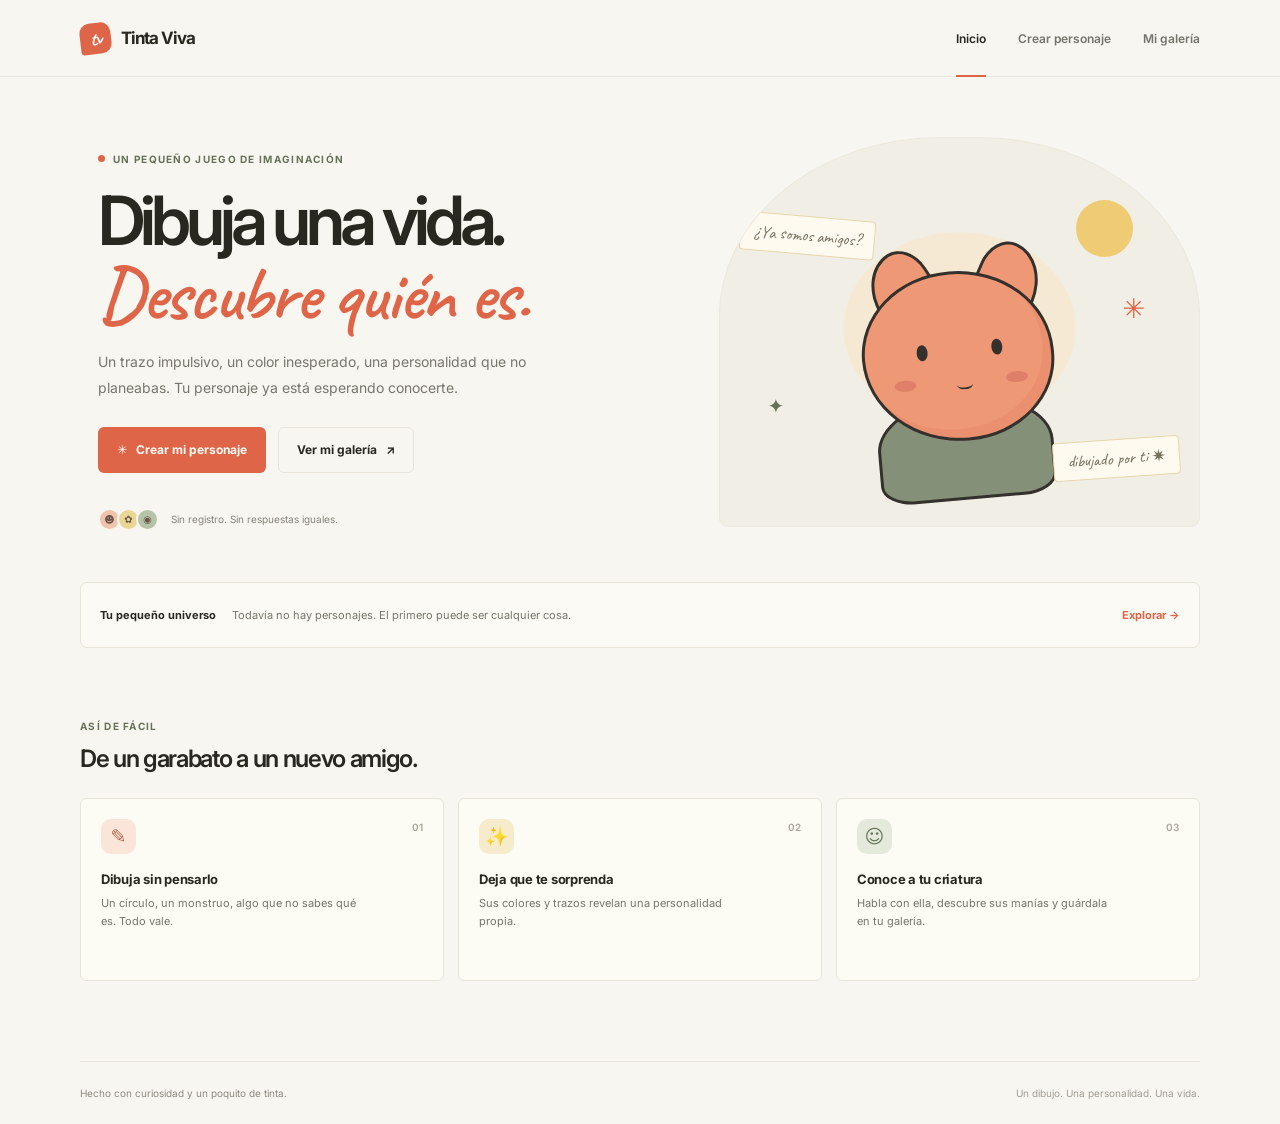
<file: index.html>
<!doctype html>
<html lang="es">
  <head>
    <meta charset="UTF-8" />
    <meta name="viewport" content="width=device-width, initial-scale=1.0" />
    <meta name="theme-color" content="#f8f6f0" />
    <meta name="mobile-web-app-capable" content="yes" />
    <meta name="apple-mobile-web-app-capable" content="yes" />
    <meta name="apple-mobile-web-app-status-bar-style" content="default" />
    <meta name="apple-mobile-web-app-title" content="Tinta Viva" />
    <meta
      name="description"
      content="Dibuja un personaje, descubre quién es y empieza una conversación."
    />
    <meta property="og:type" content="website" />
    <meta property="og:title" content="Tinta Viva — dibuja una vida" />
    <meta
      property="og:description"
      content="Dibuja una criatura, descubre su personalidad y conversa con ella."
    />
    <title>Tinta Viva — dibuja una vida</title>
    <link rel="manifest" href="./manifest.json" />
    <link rel="icon" href="./icons/favicon.svg" type="image/svg+xml" />
    <link rel="apple-touch-icon" href="./icons/apple-touch-icon.svg" />
    <link rel="preconnect" href="https://fonts.googleapis.com" />
    <link rel="preconnect" href="https://fonts.gstatic.com" crossorigin />
    <link
      href="https://fonts.googleapis.com/css2?family=Caveat:wght@500;600;700&family=Inter:wght@400;500;600;700&display=swap"
      rel="stylesheet"
    />
    <link rel="stylesheet" href="./styles.css" />
    <script defer src="./js/storage.js"></script>
    <script defer src="./js/analyze-drawing.js"></script>
    <script defer src="./js/engine/rarity.js"></script>
    <script defer src="./js/engine/catchphrases.js"></script>
    <script defer src="./js/engine/tics.js"></script>
    <script defer src="./js/engine/personality.js"></script>
    <script defer src="./js/chat/intentClassifier.js"></script>
    <script defer src="./js/chat/responseBank.js"></script>
    <script defer src="./js/chat/moodEngine.js"></script>
    <script defer src="./js/chat/memory.js"></script>
    <script defer src="./js/chat/chatEngine.js"></script>
    <script defer src="./js/transfer.js"></script>
    <script defer src="./js/draw.js"></script>
    <script defer src="./js/app.js"></script>
  </head>
  <body>
    <div id="app"></div>
    <div id="toast-region" aria-live="polite"></div>
    <script>
    if ('serviceWorker' in navigator) {
      window.addEventListener('load', () => {
        navigator.serviceWorker.register('./service-worker.js').catch(() => {});
      });
    }
  </script>
</body>
</html>
</file>
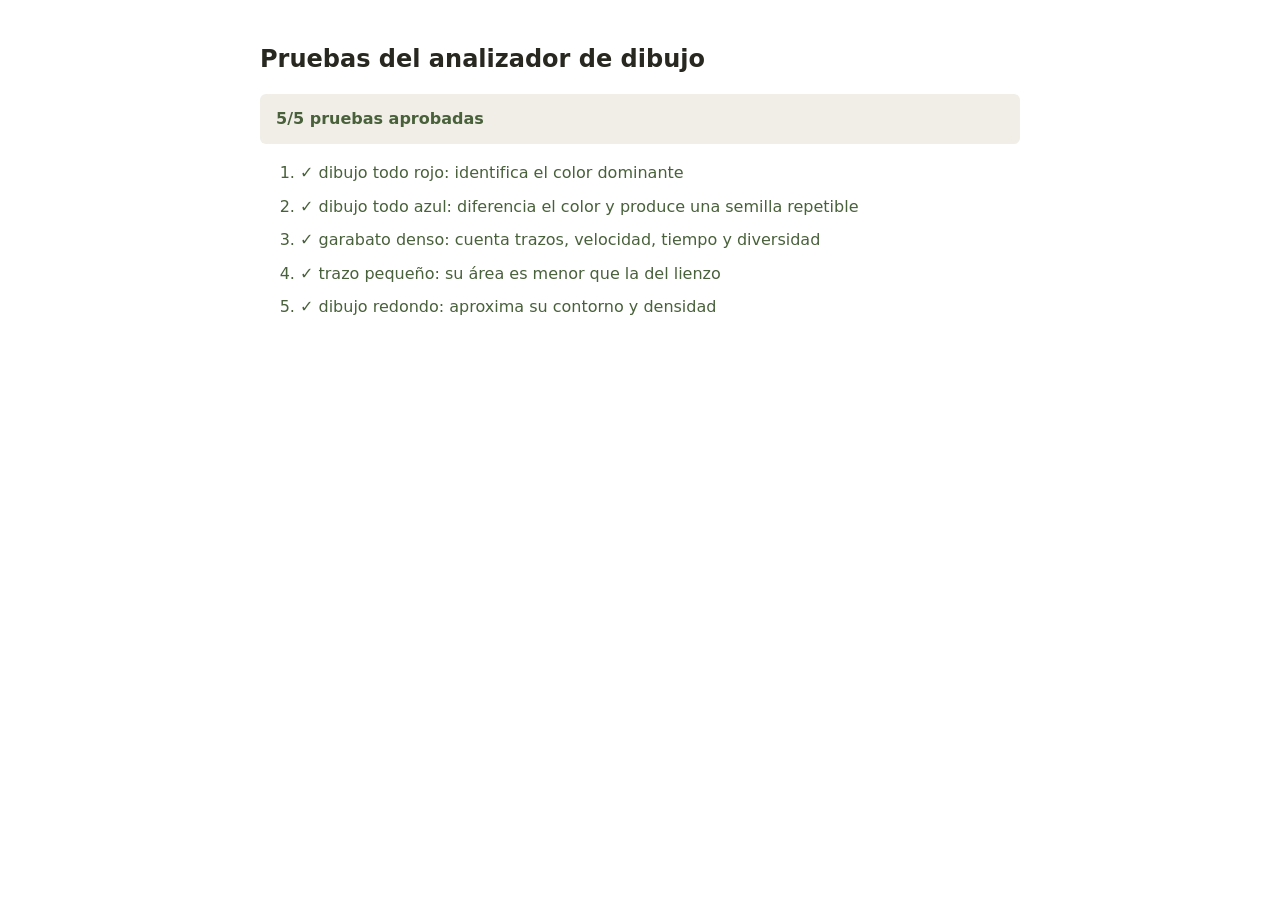
<file: tests/analyze-drawing.test.html>
<!doctype html>
<html lang="es">
  <head>
    <meta charset="UTF-8" />
    <meta name="viewport" content="width=device-width, initial-scale=1.0" />
    <title>Pruebas del analizador — Tinta Viva</title>
    <style>
      body { max-width: 760px; margin: 40px auto; padding: 0 20px; color: #292820; font: 16px/1.6 system-ui, sans-serif; }
      h1 { font-size: 24px; }
      li { margin: 8px 0; }
      .pass { color: #49613b; }
      .fail { color: #b0392e; }
      #summary { padding: 12px 16px; border-radius: 6px; background: #f0eee7; font-weight: 700; }
    </style>
    <script defer src="../js/analyze-drawing.js"></script>
    <script defer src="./analyze-drawing.test.js"></script>
  </head>
  <body>
    <h1>Pruebas del analizador de dibujo</h1>
    <p id="summary" role="status">Ejecutando pruebas…</p>
    <ol id="results"></ol>
  </body>
</html>
</file>
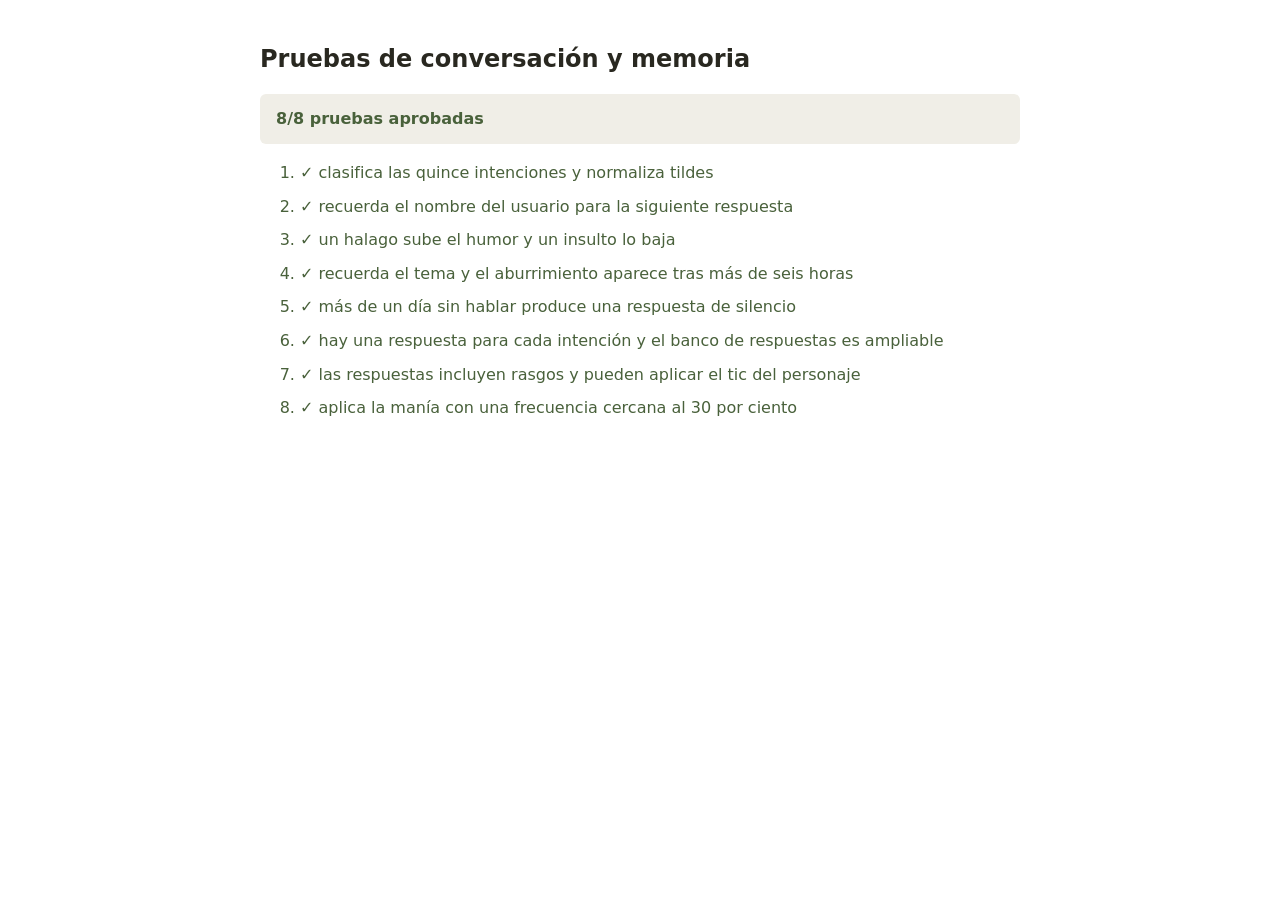
<file: tests/chat.test.html>
<!doctype html>
<html lang="es">
  <head>
    <meta charset="UTF-8" />
    <meta name="viewport" content="width=device-width, initial-scale=1.0" />
    <title>Pruebas de conversación — Tinta Viva</title>
    <style>
      body { max-width: 760px; margin: 40px auto; padding: 0 20px; color: #292820; font: 16px/1.6 system-ui, sans-serif; }
      h1 { font-size: 24px; }
      li { margin: 8px 0; }
      .pass { color: #49613b; }
      .fail { color: #b0392e; }
      #summary { padding: 12px 16px; border-radius: 6px; background: #f0eee7; font-weight: 700; }
    </style>
    <script defer src="../js/chat/intentClassifier.js"></script>
    <script defer src="../js/chat/responseBank.js"></script>
    <script defer src="../js/chat/moodEngine.js"></script>
    <script defer src="../js/chat/memory.js"></script>
    <script defer src="../js/chat/chatEngine.js"></script>
    <script defer src="./chat.test.js"></script>
  </head>
  <body>
    <h1>Pruebas de conversación y memoria</h1>
    <p id="summary" role="status">Ejecutando pruebas…</p>
    <ol id="results"></ol>
  </body>
</html>
</file>
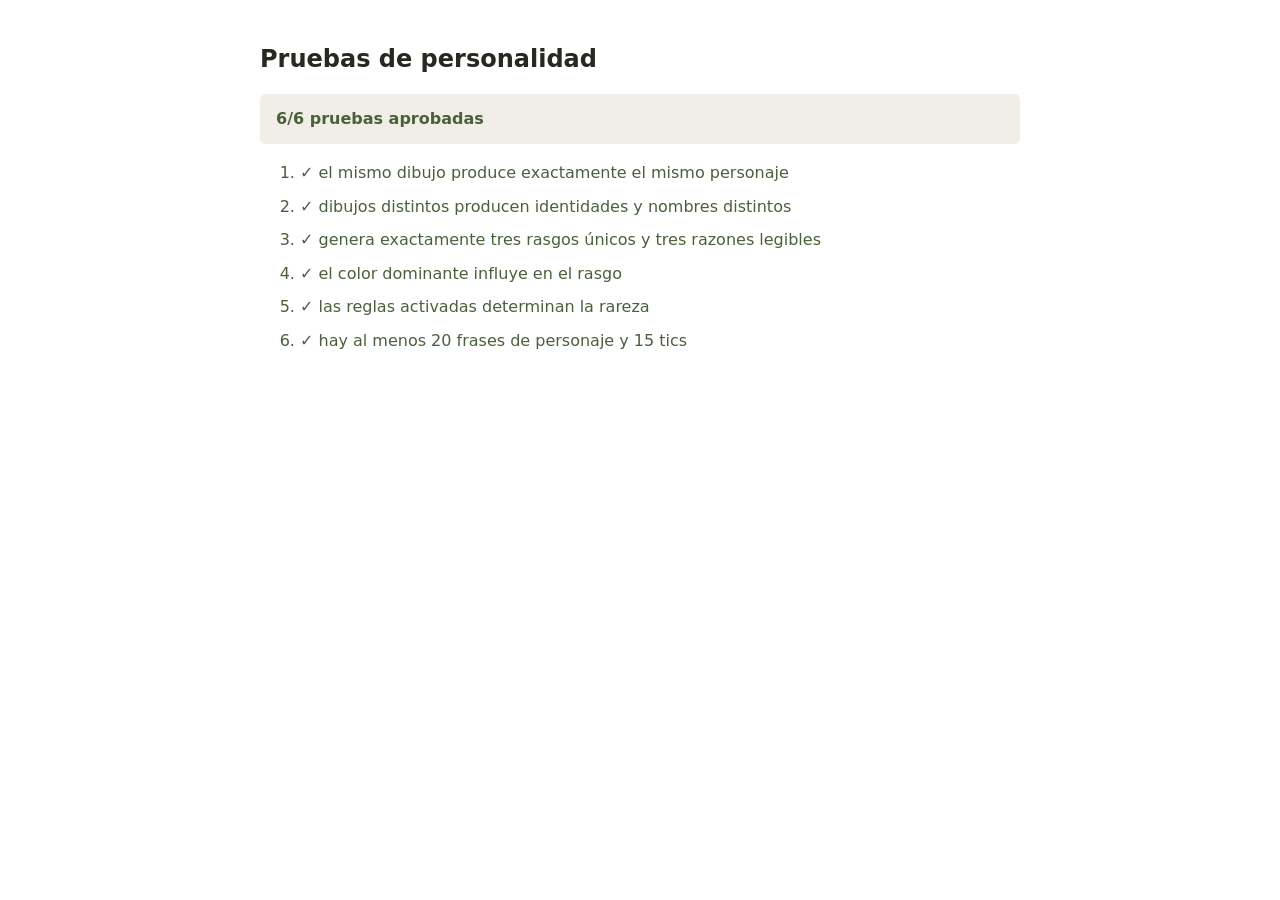
<file: tests/personality.test.html>
<!doctype html>
<html lang="es">
  <head>
    <meta charset="UTF-8" />
    <meta name="viewport" content="width=device-width, initial-scale=1.0" />
    <title>Pruebas de personalidad — Tinta Viva</title>
    <style>
      body { max-width: 760px; margin: 40px auto; padding: 0 20px; color: #292820; font: 16px/1.6 system-ui, sans-serif; }
      h1 { font-size: 24px; }
      li { margin: 8px 0; }
      .pass { color: #49613b; }
      .fail { color: #b0392e; }
      #summary { padding: 12px 16px; border-radius: 6px; background: #f0eee7; font-weight: 700; }
    </style>
    <script defer src="../js/engine/rarity.js"></script>
    <script defer src="../js/engine/catchphrases.js"></script>
    <script defer src="../js/engine/tics.js"></script>
    <script defer src="../js/engine/personality.js"></script>
    <script defer src="./personality.test.js"></script>
  </head>
  <body>
    <h1>Pruebas de personalidad</h1>
    <p id="summary" role="status">Ejecutando pruebas…</p>
    <ol id="results"></ol>
  </body>
</html>
</file>
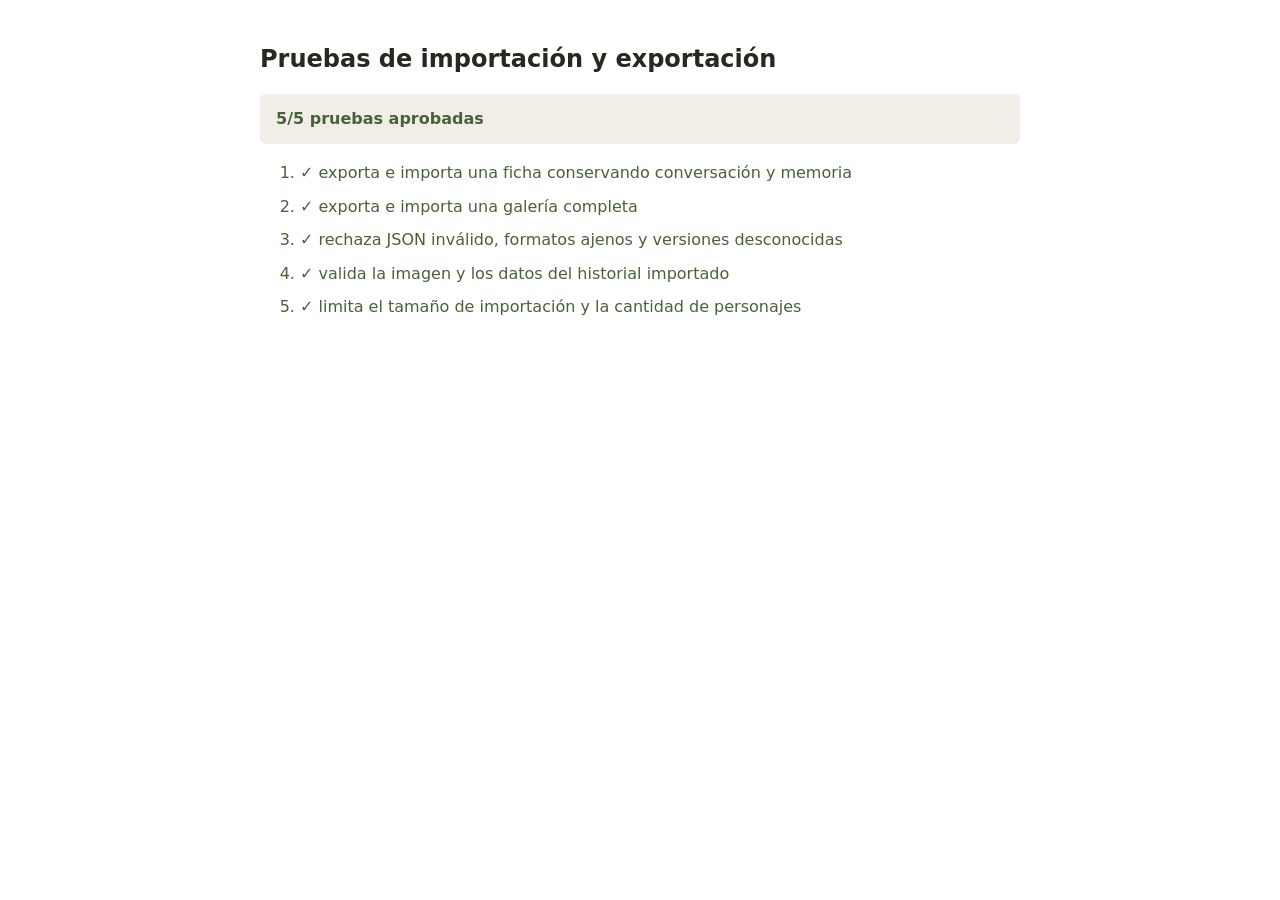
<file: tests/transfer.test.html>
<!doctype html>
<html lang="es">
  <head>
    <meta charset="UTF-8" />
    <meta name="viewport" content="width=device-width, initial-scale=1.0" />
    <title>Pruebas de importación y exportación — Tinta Viva</title>
    <style>
      body { max-width: 760px; margin: 40px auto; padding: 0 20px; color: #292820; font: 16px/1.6 system-ui, sans-serif; }
      h1 { font-size: 24px; }
      li { margin: 8px 0; }
      .pass { color: #49613b; }
      .fail { color: #b0392e; }
      #summary { padding: 12px 16px; border-radius: 6px; background: #f0eee7; font-weight: 700; }
    </style>
    <script defer src="../js/transfer.js"></script>
    <script defer src="./transfer.test.js"></script>
  </head>
  <body>
    <h1>Pruebas de importación y exportación</h1>
    <p id="summary" role="status">Ejecutando pruebas…</p>
    <ol id="results"></ol>
  </body>
</html>
</file>
<file: styles.css>
:root {
  font-family: 'Inter', ui-sans-serif, system-ui, sans-serif;
  color: #292820;
  background: #f8f6f0;
  font-synthesis: none;
  text-rendering: optimizeLegibility;
  -webkit-font-smoothing: antialiased;
  -moz-osx-font-smoothing: grayscale;
  font-optical-sizing: auto;
  font-weight: 400;
  --paper: #f8f6f0;
  --ink: #292820;
  --muted: #77766d;
  --line: #e8e4da;
  --tomato: #df6548;
  --moss: #667257;
  --butter: #efc869;
}

* { box-sizing: border-box; }
[hidden] { display: none !important; }
body { min-width: 320px; min-height: 100vh; margin: 0; }
button, a { -webkit-tap-highlight-color: transparent; }
a { color: inherit; text-decoration: none; }
button:focus-visible, a:focus-visible, input:focus-visible, select:focus-visible, textarea:focus-visible { outline: 3px solid rgba(223, 101, 72, .48); outline-offset: 3px; }
.topbar { position: relative; z-index: 1; border-bottom: 1px solid rgba(232, 228, 218, .8); }
.topbar-inner { display: flex; width: min(1120px, calc(100% - 64px)); height: 76px; align-items: center; justify-content: space-between; margin: 0 auto; }
.brand { display: inline-flex; align-items: center; gap: 10px; font-size: 17px; font-weight: 700; letter-spacing: -.06em; }
.brand-mark { display: grid; width: 31px; height: 31px; place-items: center; border-radius: 10px 10px 10px 3px; background: var(--tomato); color: white; font-family: 'Caveat', cursive; font-size: 20px; font-weight: 700; letter-spacing: -.08em; transform: rotate(-7deg); }
.main-nav { display: flex; height: 100%; align-items: center; gap: 32px; }
.nav-link { position: relative; display: inline-flex; height: 100%; align-items: center; color: #74736b; font-size: 12px; font-weight: 600; transition: color 160ms ease; }
.nav-link:hover, .nav-link-active { color: var(--ink); }
.nav-link-active::after { position: absolute; right: 0; bottom: -1px; left: 0; height: 2px; background: var(--tomato); content: ''; }
.page-main { width: 100%; }
.home-page, .gallery-page { width: min(1120px, calc(100% - 64px)); margin: 0 auto; }
.hero { display: grid; min-height: 505px; grid-template-columns: 1.1fr .9fr; align-items: center; gap: 50px; padding: 46px 0 42px; }
.hero-copy { padding: 14px 0 0 18px; }
.eyebrow { display: inline-flex; align-items: center; gap: 8px; color: var(--moss); font-size: 10px; font-weight: 700; letter-spacing: .13em; text-transform: uppercase; }
.eyebrow-dot { width: 7px; height: 7px; border-radius: 50%; background: var(--tomato); }
.hero h1, .placeholder-page h1, .page-heading h1, .draw-heading h1 { margin: 20px 0 16px; font-size: clamp(42px, 5.4vw, 68px); font-weight: 600; letter-spacing: -.075em; line-height: 1.02; }
.hero h1 span { color: var(--tomato); font-family: 'Caveat', cursive; font-size: 1.12em; font-weight: 600; letter-spacing: -.03em; }
.hero-description { max-width: 445px; margin: 0; color: var(--muted); font-size: 14px; line-height: 1.8; }
.hero-actions { display: flex; flex-wrap: wrap; align-items: center; gap: 12px; margin-top: 27px; }
.button { display: inline-flex; min-height: 46px; align-items: center; justify-content: center; gap: 9px; padding: 0 18px; border: 1px solid transparent; border-radius: 6px; cursor: pointer; font: inherit; font-size: 12px; font-weight: 700; transition: transform 160ms ease, background 160ms ease, border-color 160ms ease; }
.button:hover { transform: translateY(-2px); }
.button-primary { background: var(--tomato); color: #fffdf9; }
.button-primary:hover { background: #c9543a; }
.button-quiet { border-color: var(--line); background: transparent; color: var(--ink); }
.button-quiet:hover { border-color: #c9c4b8; background: #fffdf8; }
.hero-footnote { display: flex; align-items: center; gap: 12px; margin-top: 35px; color: #85837b; font-size: 10px; }
.mini-avatars { display: flex; padding-left: 4px; }
.mini-avatars i { display: grid; width: 23px; height: 23px; place-items: center; margin-left: -4px; border: 2px solid var(--paper); border-radius: 50%; background: #f0c4aa; color: #6a5448; font-size: 10px; font-style: normal; }
.mini-avatars i:nth-child(2) { background: #e9d694; }
.mini-avatars i:nth-child(3) { background: #b7c3a9; }
.hero-art { position: relative; display: grid; min-height: 390px; place-items: center; overflow: hidden; border: 1px solid #ede8dc; border-radius: 46% 46% 9px 9px; background: radial-gradient(ellipse at 50% 49%, #f5e9d4 0 34%, transparent 34.5%), #f1eee5; }
.art-sun { position: absolute; top: 62px; right: 66px; width: 57px; height: 57px; border-radius: 50%; background: #efc869; opacity: .9; }
.art-character { position: relative; z-index: 1; width: 216px; height: 265px; margin-top: 72px; transform: rotate(-5deg); }
.character-face { position: absolute; z-index: 2; top: 36px; left: 12px; width: 192px; height: 170px; border: 3px solid #34312c; border-radius: 48% 51% 47% 52%; background: #ee9876; box-shadow: inset -8px -9px 0 rgba(206, 93, 73, .14); }
.character-ears span { position: absolute; z-index: 1; top: 12px; left: 27px; width: 64px; height: 80px; border: 3px solid #34312c; border-radius: 60% 40% 40% 40%; background: #ee9876; transform: rotate(-28deg); }
.character-ears span + span { right: 21px; left: auto; border-radius: 40% 60% 40% 40%; transform: rotate(28deg); }
.face-eye { position: absolute; top: 68px; width: 11px; height: 16px; border-radius: 50%; background: #34312c; }
.face-eye-left { left: 52px; } .face-eye-right { right: 48px; }
.face-cheek { position: absolute; top: 102px; width: 22px; height: 11px; border-radius: 50%; background: #d66e60; opacity: .6; }
.face-cheek-left { left: 27px; } .face-cheek-right { right: 25px; }
.face-mouth { position: absolute; top: 104px; left: 89px; width: 17px; height: 12px; border-bottom: 2px solid #34312c; border-radius: 0 0 50% 50%; }
.character-body { position: absolute; bottom: 0; left: 20px; width: 176px; height: 103px; border: 3px solid #34312c; border-radius: 48% 48% 19% 19%; background: #849077; }
.art-note { position: absolute; z-index: 2; padding: 8px 13px; border: 1px solid #e8d6ac; border-radius: 4px; background: #fffaf0; color: #77705f; font-family: 'Caveat', cursive; font-size: 17px; transform: rotate(5deg); }
.art-note-top { top: 78px; left: 20px; } .art-note-bottom { right: 19px; bottom: 48px; transform: rotate(-4deg); }
.art-spark { position: absolute; color: var(--tomato); }
.art-spark-one { top: 154px; right: 54px; font-size: 27px; } .art-spark-two { bottom: 108px; left: 48px; color: var(--moss); font-size: 20px; }
.welcome-strip { display: flex; min-height: 66px; align-items: center; gap: 16px; padding: 0 19px; border: 1px solid var(--line); border-radius: 7px; background: rgba(255, 253, 248, .64); color: #77766d; font-size: 11px; }
.strip-label { color: var(--ink); font-size: 11px; font-weight: 700; }
.welcome-strip a { margin-left: auto; color: var(--tomato); font-size: 11px; font-weight: 700; }
.how-it-works { padding: 66px 0 80px; }
.how-it-works h2 { margin: 10px 0 25px; font-size: 24px; font-weight: 600; letter-spacing: -.055em; }
.steps-grid { display: grid; grid-template-columns: repeat(3, 1fr); gap: 14px; }
.step-card { position: relative; min-height: 183px; padding: 20px; border: 1px solid var(--line); border-radius: 6px; background: rgba(255, 253, 248, .65); }
.step-number { position: absolute; top: 22px; right: 20px; color: #aaa69b; font-size: 10px; font-weight: 600; }
.step-icon { display: grid; width: 35px; height: 35px; place-items: center; border-radius: 10px; font-size: 19px; }
.step-icon-peach { background: #fae5d8; color: #bb674e; } .step-icon-yellow { background: #f6eccb; color: #987b34; } .step-icon-green { background: #e4e9dc; color: #69775b; }
.step-card h3 { margin: 17px 0 7px; font-size: 13px; font-weight: 700; letter-spacing: -.02em; }
.step-card p { max-width: 255px; margin: 0; color: var(--muted); font-size: 11px; line-height: 1.65; }
.site-footer { display: flex; width: min(1120px, calc(100% - 64px)); min-height: 63px; align-items: center; justify-content: space-between; margin: 0 auto; border-top: 1px solid var(--line); color: #8c8980; font-size: 10px; }
.footer-note { color: #a09d94; }
.placeholder-page, .gallery-page { min-height: 560px; padding-top: 72px; padding-bottom: 80px; }
.placeholder-page { display: flex; width: min(660px, calc(100% - 40px)); flex-direction: column; align-items: flex-start; justify-content: center; margin: 0 auto; }
.placeholder-page h1, .page-heading h1 { font-size: clamp(38px, 5vw, 54px); }
.placeholder-page p, .page-heading p { max-width: 480px; margin: 0 0 25px; color: var(--muted); font-size: 13px; line-height: 1.8; }
.gallery-page { padding-top: 58px; }
.page-heading { display: flex; align-items: flex-end; justify-content: space-between; gap: 24px; margin-bottom: 30px; }
.page-heading h1 { margin: 12px 0 8px; }
.page-heading p { margin-bottom: 0; }
.gallery-transfer-actions { display: flex; flex-wrap: wrap; gap: 9px; margin: 22px 0 16px; }
.gallery-transfer-actions .button { min-height: 40px; font-size: 10px; }
.gallery-transfer-actions .button:disabled { cursor: not-allowed; opacity: .5; transform: none; }
.import-gallery-label { position: relative; overflow: hidden; cursor: pointer; }
.import-gallery-label:focus-within { outline: 3px solid rgba(223, 101, 72, .48); outline-offset: 3px; }
.gallery-import-input { position: absolute; width: 1px; height: 1px; overflow: hidden; clip: rect(0, 0, 0, 0); clip-path: inset(50%); white-space: nowrap; }
.gallery-filters { display: grid; grid-template-columns: minmax(180px, 1.6fr) repeat(3, minmax(130px, 1fr)) auto; align-items: end; gap: 10px; padding: 14px; border: 1px solid var(--line); border-radius: 7px; background: rgba(255, 253, 248, .7); }
.gallery-filters label { display: flex; min-width: 0; flex-direction: column; gap: 6px; color: var(--muted); font-size: 9px; font-weight: 700; }
.gallery-filters input, .gallery-filters select { width: 100%; min-width: 0; min-height: 38px; padding: 0 10px; border: 1px solid #e5e0d5; border-radius: 5px; background: #fffefb; color: var(--ink); font: inherit; font-size: 11px; }
.gallery-clear-filters { min-height: 38px; padding: 0 9px; border: 0; background: transparent; color: var(--tomato); cursor: pointer; font: inherit; font-size: 10px; font-weight: 700; }
.gallery-result-count { min-height: 14px; margin: 12px 0; color: var(--muted); font-size: 10px; }
.gallery-no-results { padding: 34px 18px; border: 1px dashed #ded9ce; border-radius: 7px; color: var(--muted); font-size: 12px; text-align: center; }
.empty-gallery { display: flex; min-height: 360px; flex-direction: column; align-items: center; justify-content: center; padding: 30px 20px; border: 1px dashed #ded9ce; border-radius: 8px; text-align: center; }
.empty-illustration { position: relative; display: grid; width: 78px; height: 78px; place-items: center; border: 1px solid #e9e3d6; border-radius: 50%; background: #f3efe4; color: var(--moss); font-family: 'Caveat', cursive; font-size: 48px; }
.empty-illustration i { position: absolute; top: -4px; right: -9px; color: var(--tomato); font-family: 'Inter', sans-serif; font-size: 20px; font-style: normal; }
.empty-gallery h2 { margin: 22px 0 7px; font-size: 17px; font-weight: 600; letter-spacing: -.04em; }
.empty-gallery p { margin: 0 0 20px; color: var(--muted); font-size: 12px; line-height: 1.7; }
.character-grid { display: grid; grid-template-columns: repeat(auto-fill, minmax(210px, 1fr)); gap: 18px; }
.gallery-character { overflow: hidden; border: 1px solid var(--line); border-radius: 7px; background: #fffdf8; transition: transform 160ms ease; }
.gallery-character:hover { transform: translateY(-3px); }
.gallery-character:focus-visible { outline-offset: 4px; }
.gallery-character img { display: block; width: 100%; aspect-ratio: 1; object-fit: cover; }
.gallery-character-copy { padding: 13px; }
.gallery-character h2 { margin: 0 0 5px; font-size: 13px; }
.gallery-character p { margin: 0; color: var(--muted); font-size: 10px; }
.gallery-character-meta { display: flex; justify-content: space-between; gap: 8px; margin-top: 11px; color: var(--muted); font-size: 9px; text-transform: capitalize; }
.draw-page { width: min(1120px, calc(100% - 64px)); margin: 0 auto; padding: 37px 0 42px; }
.draw-heading { display: flex; align-items: flex-end; justify-content: space-between; gap: 20px; margin-bottom: 23px; }
.draw-heading h1 { margin: 10px 0 7px; font-size: clamp(34px, 4vw, 47px); }
.draw-heading p { margin: 0; color: var(--muted); font-size: 12px; line-height: 1.7; }
.back-link { min-height: 40px; white-space: nowrap; }
.studio-layout { display: grid; grid-template-columns: minmax(0, 1fr) 278px; align-items: stretch; gap: 18px; }
.drawing-panel { min-width: 0; overflow: hidden; border: 1px solid var(--line); border-radius: 8px; background: #fffdf9; box-shadow: 0 12px 40px rgba(48, 43, 31, .06); }
.drawing-toolbar { display: flex; min-height: 75px; align-items: center; gap: 20px; padding: 11px 16px; border-bottom: 1px solid #eeeae1; }
.toolbar-group { display: flex; flex-direction: column; gap: 8px; }
.toolbar-label { color: #8d897f; font-size: 9px; font-weight: 700; letter-spacing: .09em; text-transform: uppercase; }
.color-options, .brush-options { display: flex; align-items: center; gap: 7px; }
.color-option { position: relative; width: 22px; height: 22px; padding: 0; border: 2px solid #fffdf9; border-radius: 50%; background: var(--swatch); box-shadow: 0 0 0 1px #e5e0d5; cursor: pointer; }
.color-option.is-selected { box-shadow: 0 0 0 2px #fffdf9, 0 0 0 3px var(--swatch); }
.color-option[data-color="#292820"] { border-color: #fffdf9; }
.brush-group { margin-left: 2px; }
.brush-option { display: grid; width: 25px; height: 23px; place-items: center; padding: 0; border: 1px solid transparent; border-radius: 5px; background: transparent; cursor: pointer; }
.brush-option.is-selected { border-color: #e8e3d8; background: #f7f4ed; }
.brush-option span { width: var(--dot-size); height: var(--dot-size); border-radius: 50%; background: #5b5951; }
.toolbar-actions { display: flex; align-items: center; gap: 5px; margin-left: auto; }
.tool-button { display: inline-flex; min-width: 34px; min-height: 34px; align-items: center; justify-content: center; gap: 5px; padding: 0 8px; border: 1px solid transparent; border-radius: 5px; background: transparent; color: #67645c; cursor: pointer; font: inherit; font-size: 11px; transition: background 140ms ease, color 140ms ease; }
.tool-button > span:first-child { font-size: 18px; line-height: 1; }
.tool-button:hover:not(:disabled) { background: #f5f1e8; color: var(--ink); }
.tool-button:disabled { cursor: not-allowed; opacity: .38; }
.eraser-button[aria-pressed="true"] { border-color: #e8d1c9; background: #fbefeb; color: #b14f39; }
.toolbar-divider { width: 1px; height: 23px; margin: 0 3px; background: #e8e4da; }
.canvas-wrap { position: relative; height: clamp(340px, 49vw, 510px); overflow: hidden; background-color: #fffefb; background-image: radial-gradient(#e9e5dc 0.65px, transparent .65px); background-size: 19px 19px; }
.drawing-canvas { position: absolute; inset: 0; display: block; width: 100%; height: 100%; cursor: crosshair; touch-action: none; }
.canvas-hint { position: absolute; top: 50%; left: 50%; display: flex; flex-direction: column; align-items: center; gap: 8px; color: #aaa69c; font-size: 11px; pointer-events: none; transform: translate(-50%, -50%); }
.canvas-hint[hidden] { display: none; }
.canvas-hint-icon { color: #d0c8b7; font-family: 'Caveat', cursive; font-size: 43px; }
.canvas-caption { position: absolute; right: 13px; bottom: 10px; color: #c2bdb2; font-family: 'Caveat', cursive; font-size: 16px; pointer-events: none; transform: rotate(-4deg); }
.canvas-footer { display: flex; min-height: 42px; align-items: center; justify-content: space-between; gap: 12px; padding: 0 15px; border-top: 1px solid #eeeae1; color: #8d897f; font-size: 9px; }
.canvas-footer > span:first-child { display: flex; align-items: center; gap: 7px; }
.live-dot { width: 6px; height: 6px; border-radius: 50%; background: #8b9b75; box-shadow: 0 0 0 3px #edf0e8; }
kbd { padding: 2px 4px; border: 1px solid #e6e1d7; border-radius: 3px; background: #fffdf9; color: #77736a; font: inherit; }
.birth-action { display: flex; min-height: 75px; align-items: center; justify-content: space-between; gap: 15px; padding: 12px 16px; border-top: 1px solid #eeeae1; }
.birth-action p { margin: 0; color: #77746c; font-size: 11px; }
.birth-button { min-width: 133px; }
.birth-button:disabled { cursor: not-allowed; opacity: .46; transform: none; }
.generated-character { display: grid; grid-template-columns: minmax(180px, .7fr) 1.3fr; gap: 28px; margin-top: 20px; padding: 22px; border: 1px solid var(--line); border-radius: 8px; background: #fffdf9; box-shadow: 0 12px 40px rgba(48, 43, 31, .06); animation: toast-in 200ms ease-out; }
.generated-character[hidden] { display: none; }
.generated-art { position: relative; display: grid; min-height: 220px; place-items: center; overflow: hidden; border: 1px solid #eee8dc; border-radius: 6px; background-color: #fffefb; background-image: radial-gradient(#e9e5dc .65px, transparent .65px); background-size: 19px 19px; }
.generated-art img { display: block; width: 100%; max-height: 300px; object-fit: contain; }
.generated-spark { position: absolute; z-index: 1; top: 11px; right: 14px; color: var(--tomato); font-size: 22px; pointer-events: none; }
.generated-copy { min-width: 0; }
.generated-title-row { display: flex; align-items: center; gap: 12px; margin-top: 8px; }
.generated-title-row h2 { margin: 0; font-family: 'Caveat', cursive; font-size: 42px; font-weight: 600; line-height: 1.15; }
.rarity-badge { padding: 5px 8px; border: 1px solid #e6e1d7; border-radius: 999px; background: #f5f2ea; color: #77746c; font-size: 9px; font-weight: 700; text-transform: capitalize; }
.rarity-raro { border-color: #d3ddc8; background: #edf2e8; color: #536946; }
.rarity-epico { border-color: #e8d1c9; background: #fbefeb; color: #b14f39; }
.rarity-legendario { border-color: #ead9a6; background: #fbf3d9; color: #92732f; }
.generated-traits { display: grid; gap: 9px; margin-top: 14px; }
.generated-trait { display: flex; align-items: baseline; gap: 9px; color: #77746c; font-size: 10px; line-height: 1.6; }
.generated-trait strong { min-width: 100px; color: var(--moss); font-size: 10px; }
.generated-copy blockquote { margin: 16px 0 10px; padding: 11px 14px; border-left: 2px solid var(--tomato); background: #faf4ed; color: #504b41; font-family: 'Caveat', cursive; font-size: 22px; }
.generated-tic, .generated-note { margin: 0; color: #77746c; font-size: 10px; line-height: 1.7; }
.generated-tic span { color: var(--ink); font-weight: 700; }
.generated-note { margin-top: 10px; color: #99958a; }
.save-character-button { min-height: 40px; margin-top: 17px; }
.button-danger { border-color: #eed5ce; background: #fffaf8; color: #b14f39; }
.button-danger:hover { border-color: #dfab9d; background: #fbefeb; }
.character-page { width: min(940px, calc(100% - 64px)); margin: 0 auto; padding: 38px 0 70px; }
.back-to-gallery { display: inline-block; margin-bottom: 18px; color: #77746c; font-size: 11px; font-weight: 600; }
.back-to-gallery:hover { color: var(--tomato); }
.character-profile { display: grid; grid-template-columns: minmax(230px, .75fr) 1.25fr; gap: 30px; padding: 23px; border: 1px solid var(--line); border-radius: 8px; background: #fffdf9; box-shadow: 0 12px 40px rgba(48, 43, 31, .06); }
.profile-art { position: relative; display: grid; min-height: 330px; align-self: stretch; place-items: center; overflow: hidden; border: 1px solid #eee8dc; border-radius: 6px; background-color: #fffefb; background-image: radial-gradient(#e9e5dc .65px, transparent .65px); background-size: 19px 19px; }
.profile-art img { display: block; width: 100%; max-height: 440px; object-fit: contain; }
.profile-art .rarity-badge { position: absolute; top: 12px; left: 12px; }
.profile-details { min-width: 0; padding: 4px 0; }
.profile-title { display: flex; align-items: center; gap: 8px; margin-top: 8px; }
.character-name-input { width: min(100%, 390px); min-width: 0; padding: 2px 0 5px; border: 0; border-bottom: 1px solid transparent; background: transparent; color: var(--ink); font-family: 'Caveat', cursive; font-size: 46px; font-weight: 600; line-height: 1.2; }
.character-name-input:hover, .character-name-input:focus { border-bottom-color: #ded8cb; outline: 0; }
.save-name-button { display: grid; width: 30px; height: 30px; flex: 0 0 auto; place-items: center; border: 1px solid #e6e1d7; border-radius: 50%; background: #f7f4ed; color: var(--moss); cursor: pointer; font-size: 15px; }
.save-name-button:hover { border-color: #c9d2bc; background: #edf2e8; }
.name-help { margin: 2px 0 13px; color: #9a968c; font-size: 9px; }
.mood-line { display: flex; align-items: center; gap: 8px; }
.mood-badge, .chat-mood-pill { display: inline-flex; min-height: 24px; align-items: center; padding: 0 10px; border: 1px solid #e6e1d7; border-radius: 999px; background: #f5f2ea; color: #77746c; font-size: 9px; font-weight: 700; text-transform: capitalize; }
.mood-feliz { border-color: #e8d9ae; background: #fbf3d9; color: #92732f; }
.mood-euforico { border-color: #e8c1ad; background: #fbede2; color: #b14f39; }
.mood-molesto { border-color: #e8d1c9; background: #fbefeb; color: #a65342; }
.mood-triste { border-color: #d3dce6; background: #edf2f7; color: #58738e; }
.mood-aburrido { border-color: #dedbd1; background: #f2f0e9; color: #77746c; }
.mood-curioso { border-color: #d3ddc8; background: #edf2e8; color: #536946; }
.mood-caption { color: #99958a; font-size: 9px; }
.profile-section-title { margin: 19px 0 10px; font-size: 12px; font-weight: 700; }
.profile-traits { display: grid; gap: 8px; }
.profile-trait { display: flex; align-items: baseline; gap: 10px; }
.trait-chip { min-width: 98px; color: var(--moss); font-size: 10px; font-weight: 700; }
.profile-trait p { margin: 0; color: #77746c; font-size: 10px; line-height: 1.6; }
.profile-catchphrase { margin: 15px 0 9px; padding: 10px 13px; border-left: 2px solid var(--tomato); background: #faf4ed; color: #504b41; font-family: 'Caveat', cursive; font-size: 21px; }
.profile-tic { margin: 0; color: #77746c; font-size: 10px; line-height: 1.7; }
.profile-tic strong { color: var(--ink); }
.profile-actions { display: flex; flex-wrap: wrap; gap: 8px; margin-top: 19px; }
.profile-actions .button { min-height: 39px; padding: 0 13px; font-size: 10px; }
.chat-panel { margin-top: 20px; overflow: hidden; border: 1px solid var(--line); border-radius: 8px; background: #fffdf9; box-shadow: 0 12px 40px rgba(48, 43, 31, .04); scroll-margin-top: 18px; }
.chat-heading { display: flex; align-items: center; justify-content: space-between; gap: 15px; padding: 18px 20px; border-bottom: 1px solid #eeeae1; }
.chat-heading h2 { margin: 6px 0 0; font-size: 18px; font-weight: 600; letter-spacing: -.04em; }
.chat-window { display: flex; min-height: 260px; max-height: 440px; flex-direction: column; gap: 12px; overflow-y: auto; padding: 18px; background-color: #fbf9f4; background-image: radial-gradient(#e9e5dc .55px, transparent .55px); background-size: 19px 19px; }
.chat-empty { max-width: 350px; align-self: center; margin: auto; color: #928e84; font-size: 11px; line-height: 1.7; text-align: center; }
.chat-bubble { display: flex; max-width: min(78%, 560px); align-items: flex-end; gap: 8px; }
.chat-bubble-user { align-self: flex-end; }
.chat-bubble-character { align-self: flex-start; }
.chat-avatar { display: grid; width: 27px; height: 27px; flex: 0 0 auto; place-items: center; border: 1px solid #e8d1c9; border-radius: 50%; background: #fae5d8; color: #aa604c; font-family: 'Caveat', cursive; font-size: 17px; font-weight: 700; }
.chat-bubble > div { min-width: 0; padding: 10px 12px 7px; border: 1px solid #e9e4d9; border-radius: 11px 11px 11px 3px; background: #fffdf9; }
.chat-bubble-user > div { border-color: #e7c8bc; border-radius: 11px 11px 3px 11px; background: #f8eae3; }
.chat-bubble p { margin: 0; color: #4a473f; font-size: 11px; line-height: 1.65; overflow-wrap: anywhere; white-space: pre-wrap; }
.chat-bubble time { display: block; margin-top: 4px; color: #a29d92; font-size: 8px; text-align: right; }
.typing-indicator { display: flex; min-height: 30px; align-items: center; align-self: flex-start; gap: 4px; padding-left: 34px; color: #908b80; }
.typing-indicator[hidden] { display: none; }
.typing-indicator > span:not(.typing-label) { width: 5px; height: 5px; border-radius: 50%; background: #a4a08f; animation: typing-bounce 850ms infinite ease-in-out; }
.typing-indicator > span:nth-child(2) { animation-delay: 120ms; }
.typing-indicator > span:nth-child(3) { animation-delay: 240ms; }
.typing-label { margin-left: 5px; font-size: 9px; }
@keyframes typing-bounce { 0%, 60%, 100% { opacity: .4; transform: translateY(0); } 30% { opacity: 1; transform: translateY(-4px); } }
.chat-form { display: grid; grid-template-columns: 1fr auto; gap: 8px; padding: 14px 16px 10px; border-top: 1px solid #eeeae1; }
.chat-form textarea { width: 100%; min-height: 47px; resize: vertical; padding: 12px; border: 1px solid #e5e0d5; border-radius: 6px; background: #fffefb; color: var(--ink); font: inherit; font-size: 11px; line-height: 1.5; }
.chat-form textarea:focus { border-color: #c6b7a4; outline: 3px solid rgba(223, 101, 72, .12); }
.chat-form textarea:disabled { opacity: .65; }
.chat-send-button { align-self: start; min-height: 42px; }
.chat-form-hint { grid-column: 1 / -1; color: #a09b91; font-size: 8px; }
.sr-only { position: absolute; width: 1px; height: 1px; overflow: hidden; clip: rect(0, 0, 0, 0); white-space: nowrap; clip-path: inset(50%); }
.drawing-aside { display: flex; flex-direction: column; gap: 13px; }
.aside-card { position: relative; padding: 20px 18px; border: 1px solid var(--line); border-radius: 7px; background: rgba(255, 253, 248, .8); }
.live-card { flex: 1; }
.aside-card h2 { margin: 10px 0 7px; font-size: 18px; font-weight: 600; letter-spacing: -.05em; }
.aside-description { margin: 0; color: var(--muted); font-size: 10px; line-height: 1.65; }
.live-metrics { margin-top: 20px; }
.metric-row { display: flex; min-height: 47px; align-items: center; gap: 9px; border-top: 1px solid #efebe3; }
.metric-icon { display: grid; width: 26px; height: 26px; place-items: center; border-radius: 8px; font-size: 13px; }
.metric-icon-peach { background: #fae5d8; color: #bb674e; } .metric-icon-yellow { background: #f6eccb; color: #987b34; } .metric-icon-green { background: #e4e9dc; color: #69775b; }
.metric-name { flex: 1; color: #77746c; font-size: 10px; }
.metric-row strong { color: var(--ink); font-size: 11px; font-weight: 700; font-variant-numeric: tabular-nums; }
.analysis-metrics { display: grid; gap: 8px; margin-top: 15px; padding-top: 12px; border-top: 1px solid #efebe3; }
.analysis-label { color: var(--moss); font-size: 9px; font-weight: 700; letter-spacing: .08em; text-transform: uppercase; }
.analysis-metrics > div { display: flex; justify-content: space-between; gap: 8px; color: #77746c; font-size: 9px; }
.analysis-metrics strong { color: var(--ink); font-size: 9px; font-weight: 700; font-variant-numeric: tabular-nums; }
.aside-note { display: flex; align-items: flex-start; gap: 9px; margin-top: 12px; padding: 11px; border-radius: 5px; background: #f5f1e8; color: #9c8456; }
.aside-note > span { margin-top: 1px; font-size: 13px; }
.aside-note p { margin: 0; color: #777267; font-size: 9px; line-height: 1.6; }
.future-card { min-height: 160px; overflow: hidden; background: #edf0e8; }
.future-card .eyebrow { color: #647154; }
.future-card h3 { max-width: 205px; margin: 12px 0 6px; font-size: 14px; font-weight: 600; letter-spacing: -.035em; line-height: 1.4; }
.future-card p { max-width: 220px; margin: 0; color: #74786d; font-size: 9px; line-height: 1.6; }
.future-tag { display: inline-block; margin-top: 12px; padding: 5px 8px; border: 1px solid rgba(102, 114, 87, .16); border-radius: 4px; color: #667257; font-size: 8px; font-weight: 600; }
.future-spark { position: absolute; top: 15px; right: 17px; color: #8a9b70; font-size: 21px; }
.draw-bottom { display: flex; justify-content: space-between; gap: 12px; padding-top: 18px; color: #969188; font-size: 9px; }
.draw-bottom-mark { color: var(--tomato); font-weight: 600; }
#toast-region { position: fixed; z-index: 10; right: 24px; bottom: 24px; }
.toast { max-width: min(380px, calc(100vw - 32px)); padding: 13px 17px; border: 1px solid var(--line); border-radius: 7px; background: #fffdf8; box-shadow: 0 10px 28px rgba(48, 43, 31, .12); font-size: 12px; animation: toast-in 180ms ease-out; }
@keyframes toast-in { from { opacity: 0; transform: translateY(8px); } to { opacity: 1; transform: translateY(0); } }
@media (max-width: 900px) {
  .gallery-filters { grid-template-columns: repeat(2, minmax(0, 1fr)); }
  .gallery-search-label { grid-column: 1 / -1; }
  .gallery-clear-filters { justify-self: start; }
  .studio-layout { grid-template-columns: minmax(0, 1fr) 240px; gap: 12px; }
  .drawing-toolbar { gap: 13px; padding-right: 11px; padding-left: 11px; }
  .color-options { gap: 6px; }
  .color-option { width: 20px; height: 20px; }
  .tool-text { display: none; }
  .tool-button { width: 34px; padding: 0; }
}
@media (max-width: 720px) {
  .topbar-inner, .home-page, .gallery-page, .site-footer { width: calc(100% - 36px); }
  .character-page { width: calc(100% - 36px); padding-top: 30px; }
  .character-profile { grid-template-columns: minmax(0, 1fr); gap: 20px; padding: 16px; }
  .profile-art { min-height: min(72vw, 360px); }
  .profile-art img { max-height: 360px; }
  .chat-window { min-height: 230px; }
  .topbar-inner { height: 68px; }
  .main-nav { gap: 16px; }
  .nav-link { font-size: 10px; }
  .hero { min-height: 0; grid-template-columns: 1fr; gap: 30px; padding: 57px 0 34px; }
  .hero-copy { padding-left: 0; }
  .hero h1 { font-size: clamp(47px, 11vw, 68px); }
  .hero-art { min-height: 330px; border-radius: 46% 46% 8px 8px; }
  .art-character { transform: scale(.86) rotate(-5deg); }
  .welcome-strip { flex-wrap: wrap; gap: 5px 12px; padding: 14px; line-height: 1.6; }
  .welcome-strip a { flex-basis: 100%; margin-left: 0; }
  .how-it-works { padding: 54px 0; }
  .steps-grid { grid-template-columns: 1fr; }
  .step-card { min-height: 160px; }
  .site-footer { min-height: 62px; gap: 10px; font-size: 9px; }
  .footer-note { text-align: right; }
  .placeholder-page, .gallery-page { min-height: 500px; padding-top: 48px; padding-bottom: 58px; }
  .page-heading { align-items: flex-start; flex-direction: column; }
  .draw-page { width: calc(100% - 36px); padding-top: 30px; }
  .draw-heading { align-items: flex-start; flex-direction: column; margin-bottom: 18px; }
  .studio-layout { grid-template-columns: 1fr; }
  .generated-character { grid-template-columns: 1fr; }
  .generated-art { min-height: 240px; }
  .drawing-aside { display: grid; grid-template-columns: 1fr 1fr; }
  .live-card { grid-row: span 1; }
  .future-card { min-height: 100%; }
  .canvas-wrap { height: clamp(340px, 88vw, 520px); }
}
@media (max-width: 480px) {
  .topbar-inner, .home-page, .gallery-page, .site-footer { width: calc(100% - 28px); }
  .character-page { width: calc(100% - 24px); padding-top: 24px; }
  .character-profile { padding: 12px; }
  .profile-art { min-height: 280px; }
  .character-name-input { font-size: 40px; }
  .profile-trait { align-items: flex-start; flex-direction: column; gap: 2px; }
  .profile-actions { gap: 6px; }
  .profile-actions .button { padding: 0 10px; }
  .chat-heading { align-items: flex-start; padding: 14px; }
  .chat-heading h2 { font-size: 16px; }
  .chat-window { max-height: 55vh; padding: 12px; }
  .chat-bubble { max-width: 88%; }
  .chat-form { padding-right: 10px; padding-left: 10px; }
  .chat-send-button { padding: 0 11px; }
  .gallery-transfer-actions { align-items: stretch; flex-direction: column; }
  .gallery-transfer-actions .button { width: 100%; }
  .gallery-filters { grid-template-columns: 1fr; padding: 11px; }
  .gallery-search-label { grid-column: auto; }
  .brand { gap: 7px; font-size: 14px; }
  .brand-mark { width: 28px; height: 28px; }
  .main-nav { gap: 10px; }
  .nav-link { font-size: 9px; }
  .hero-actions { align-items: stretch; flex-direction: column; }
  .hero-actions .button { width: 100%; }
  .site-footer { align-items: flex-start; flex-direction: column; justify-content: center; gap: 4px; }
  .footer-note { text-align: left; }
  .draw-page { width: calc(100% - 24px); }
  .drawing-toolbar { min-height: 68px; flex-wrap: wrap; gap: 9px 15px; padding: 9px 10px; }
  .toolbar-group { gap: 6px; }
  .toolbar-label { font-size: 8px; }
  .color-options { gap: 5px; }
  .color-option { width: 19px; height: 19px; }
  .toolbar-actions { gap: 2px; }
  .tool-button { min-width: 30px; min-height: 30px; width: 30px; }
  .canvas-wrap { height: 390px; }
  .canvas-footer { align-items: flex-start; flex-direction: column; justify-content: center; gap: 5px; padding: 8px 11px; }
  .birth-action { align-items: stretch; flex-direction: column; gap: 9px; padding: 12px; }
  .birth-button { width: 100%; }
  .drawing-aside { grid-template-columns: 1fr; }
  .future-card { min-height: 160px; }
  .draw-bottom { flex-direction: column; }
}
@media (prefers-reduced-motion: reduce) {
  *, *::before, *::after { scroll-behavior: auto !important; animation-duration: .01ms !important; animation-iteration-count: 1 !important; transition-duration: .01ms !important; }
}
</file>
